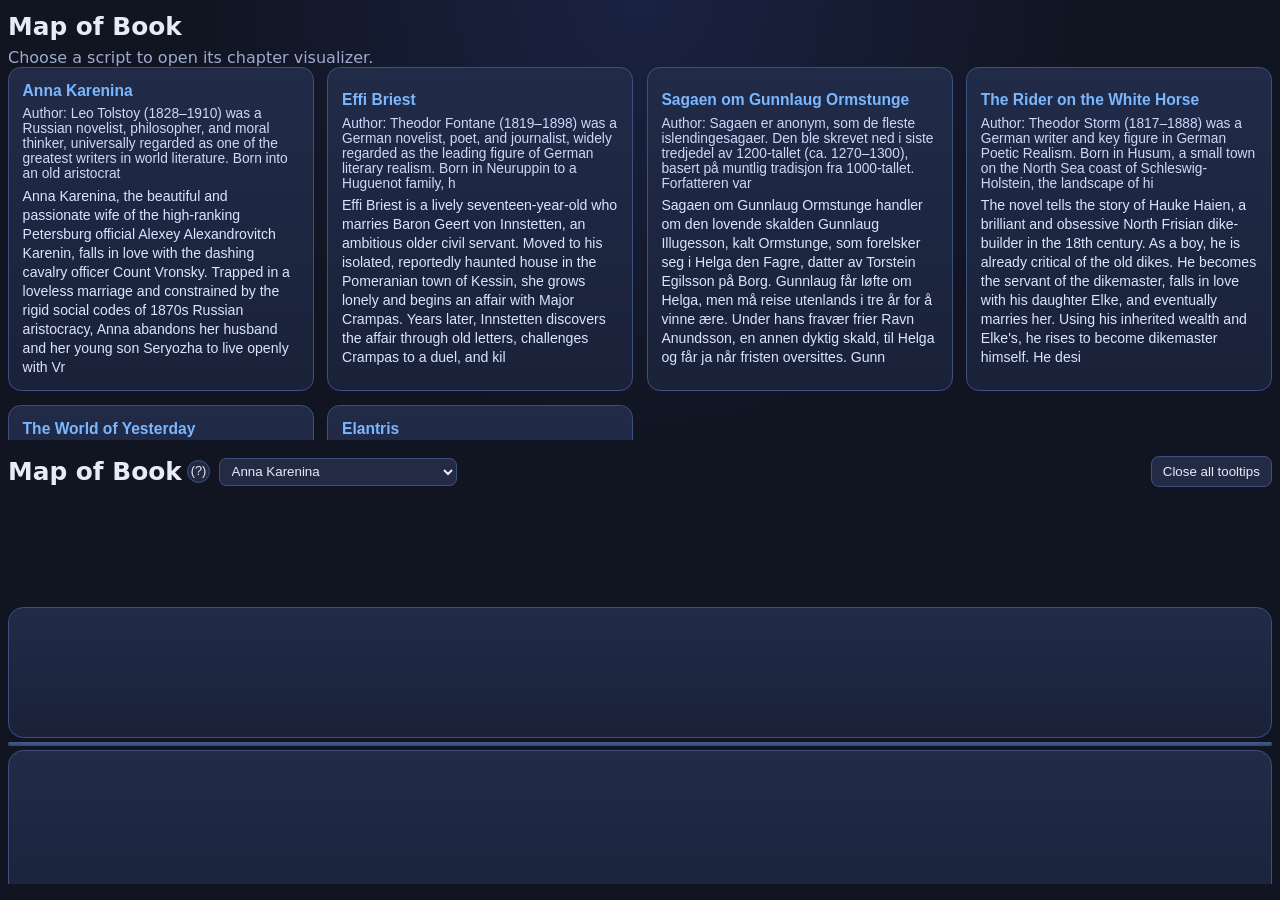
<file: index.html>
<!doctype html>
<html lang="en">
  <head>
    <meta charset="UTF-8" />
    <meta name="viewport" content="width=device-width, initial-scale=1.0" />
    <title>Map of Book · Script Explorer</title>
    <link rel="stylesheet" href="styles.css" />
  </head>
  <body>
    <main id="app-root" class="layout">
      <section id="home-page" class="home-page">
        <header class="top-header">
          <h1>Map of Book</h1>
          <p class="home-intro">Choose a script to open its chapter visualizer.</p>
        </header>
        <div id="script-cards" class="script-cards" aria-label="Available scripts"></div>
      </section>

      <section id="visualizer-page" class="visualizer-page" hidden>
        <header class="top-header">
          <div class="title-row">
            <div class="title-controls">
              <h1><a id="title-home-link" class="title-home-link" href="/">Map of Book</a> <button id="title-help" class="title-help" type="button" aria-label="About this view">(?)</button></h1>
              <select id="book-select" class="book-select" aria-label="Choose a book script"></select>
            </div>
            <button id="close-all-tooltips" type="button">Close all tooltips</button>
          </div>
        </header>

        <section class="split-layout" aria-label="Chapter map and tooltips">
          <div id="main-viewport" class="main-viewport">
            <section id="info-grid" class="info-grid" aria-label="Main infoboxes"></section>
            <section class="viz-card">
              <div class="viz-layout">
                <div id="timeline" class="timeline" aria-live="polite">
                  <div id="phase-rows" class="phase-rows"></div>
                </div>
              </div>
            </section>
          </div>

          <button id="splitter-handle" class="splitter-handle" type="button" aria-label="Resize tooltips panel" aria-orientation="horizontal"></button>

          <div id="tooltip-viewport" class="tooltip-viewport" aria-live="polite">
            <section id="popup-layer" class="popup-layer"></section>
          </div>
        </section>
      </section>
    </main>

    <script src="app.js"></script>
  </body>
</html>
</file>
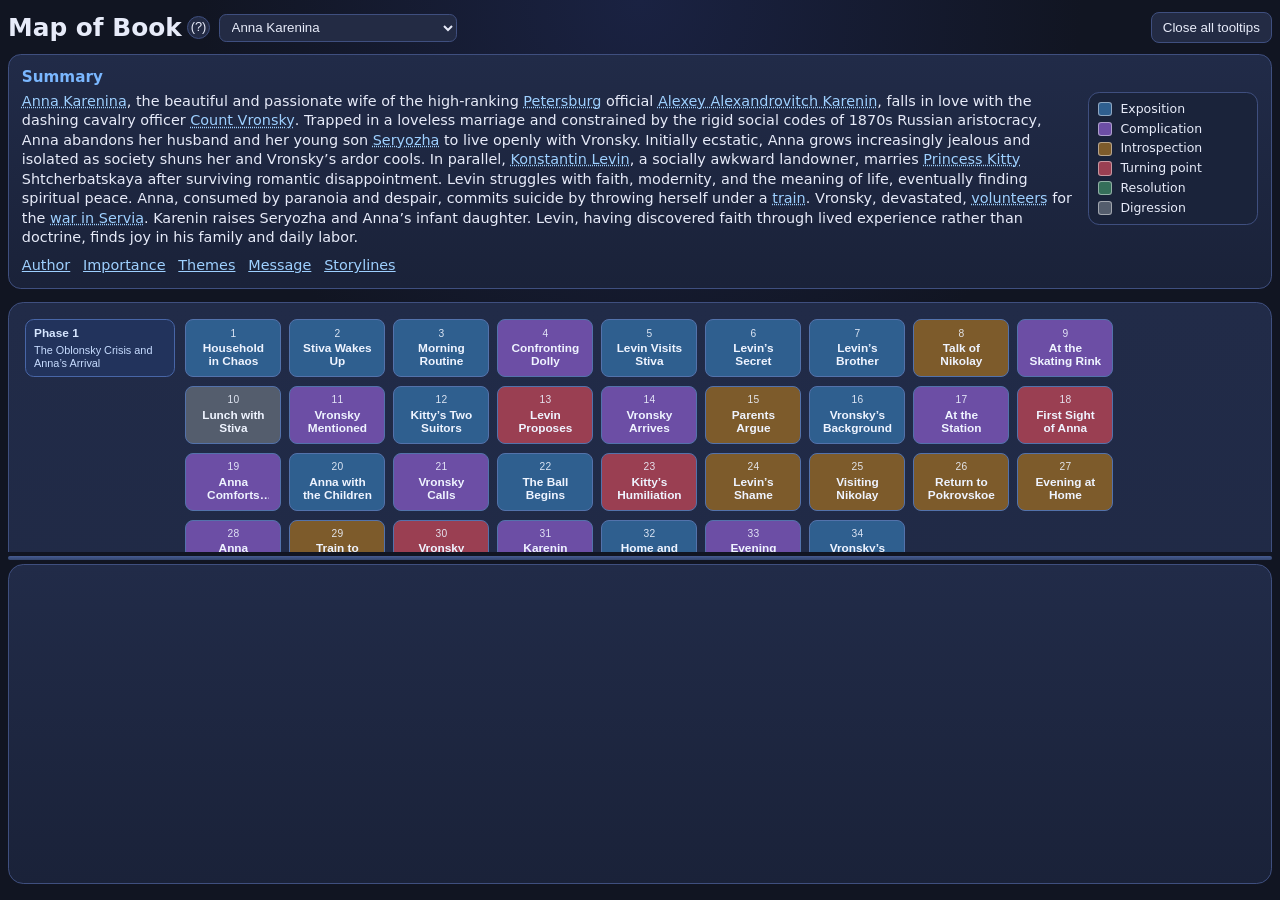
<file: anna_karenina/index.html>
<!doctype html>
<html lang="en">
  <head>
    <meta charset="UTF-8" />
    <meta name="viewport" content="width=device-width, initial-scale=1.0" />
    <title>Map of Book · Anna Karenina</title>
    <link rel="stylesheet" href="../styles.css" />
  </head>
  <body>
    <main id="app-root" class="layout" data-book-key="anna_karenina">
      <section id="home-page" class="home-page">
        <header class="top-header">
          <h1>Map of Book</h1>
          <p class="home-intro">Choose a script to open its chapter visualizer.</p>
        </header>
        <div id="script-cards" class="script-cards" aria-label="Available scripts"></div>
      </section>

      <section id="visualizer-page" class="visualizer-page" hidden>
        <header class="top-header">
          <div class="title-row">
            <div class="title-controls">
              <h1><a id="title-home-link" class="title-home-link" href="/">Map of Book</a> <button id="title-help" class="title-help" type="button" aria-label="About this view">(?)</button></h1>
              <select id="book-select" class="book-select" aria-label="Choose a book script"></select>
            </div>
            <button id="close-all-tooltips" type="button">Close all tooltips</button>
          </div>
        </header>

        <section class="split-layout" aria-label="Chapter map and tooltips">
          <div id="main-viewport" class="main-viewport">
            <section id="info-grid" class="info-grid" aria-label="Main infoboxes"></section>
            <section class="viz-card">
              <div class="viz-layout">
                <div id="timeline" class="timeline" aria-live="polite">
                  <div id="phase-rows" class="phase-rows"></div>
                </div>
              </div>
            </section>
          </div>

          <button id="splitter-handle" class="splitter-handle" type="button" aria-label="Resize tooltips panel" aria-orientation="horizontal"></button>

          <div id="tooltip-viewport" class="tooltip-viewport" aria-live="polite">
            <section id="popup-layer" class="popup-layer"></section>
          </div>
        </section>
      </section>
    </main>

    <script src="../app.js"></script>
  </body>
</html>
</file>
<file: styles.css>
:root {
  color-scheme: dark;
  --bg: #111522;
  --surface: #1b2236;
  --surface-alt: #232b44;
  --text: #e7ebf9;
  --muted: #9eaacf;
  --accent: #7ab7ff;
  --border: #3f4f7f;
}

* {
  box-sizing: border-box;
}

body {
  height: 100vh;
  margin: 0;
  font-family: Inter, system-ui, -apple-system, Segoe UI, Roboto, sans-serif;
  background: radial-gradient(circle at top, #1a2242 0%, var(--bg) 40%);
  color: var(--text);
  overflow: hidden;
}

.layout {
  height: 100%;
  max-width: 1350px;
  margin: 0 auto;
  padding: 0.75rem 0.5rem 1rem;
  display: grid;
  gap: 1rem;
  overflow: hidden;
}

.home-page {
  overflow: auto;
  min-height: 0;
}

.visualizer-page {
  min-height: 0;
  height: 100%;
  display: grid;
  grid-template-rows: auto 1fr;
  gap: 0.65rem;
  overflow: hidden;
}

.split-layout {
  --top-pane-size: 60%;
  min-height: 0;
  height: 100%;
  display: grid;
  grid-template-rows: minmax(240px, var(--top-pane-size)) 12px minmax(180px, 1fr);
  gap: 0;
  overflow: hidden;
}

.main-viewport,
.tooltip-viewport {
  min-height: 0;
  overflow: auto;
}

.main-viewport {
  display: grid;
  gap: 0.8rem;
  padding-right: 0;
}

.tooltip-viewport {
  border: 1px solid var(--border);
  border-radius: 0.95rem;
  background: linear-gradient(180deg, #212b48, #1a2239);
  padding: 0.55rem 0.6rem;
}

.splitter-handle {
  border: 0;
  width: 100%;
  background: linear-gradient(180deg, #465b90, #34466f);
  cursor: row-resize;
  border-radius: 999px;
  margin: 0.25rem 0;
}

.splitter-handle:focus-visible {
  outline: 2px solid #a2c6ff;
  outline-offset: 1px;
}

.home-intro {
  margin: 0.45rem 0 0;
  color: var(--muted);
}

.script-cards {
  display: grid;
  grid-template-columns: repeat(auto-fit, minmax(260px, 1fr));
  gap: 0.85rem;
}

.script-card {
  border: 1px solid var(--border);
  background: linear-gradient(180deg, #212b48, #1a2239);
  color: var(--text);
  border-radius: 0.8rem;
  padding: 0.85rem;
  text-align: left;
  cursor: pointer;
}

.script-card h3 {
  margin: 0 0 0.4rem;
  color: var(--accent);
}

.script-card-author {
  margin: 0 0 0.35rem;
  color: #cdd9fb;
  font-size: 0.86rem;
}

.script-card-summary {
  margin: 0;
  color: #dbe4ff;
  font-size: 0.88rem;
  line-height: 1.35;
}

.top-header h1 {
  margin: 0;
  font-size: 1.55rem;
  display: flex;
  align-items: center;
  gap: 0.35rem;
}

.title-row {
  display: flex;
  align-items: center;
  justify-content: space-between;
  gap: 0.6rem;
}

.title-home-link {
  color: inherit;
  text-decoration: none;
}

.title-home-link:hover,
.title-home-link:focus-visible {
  text-decoration: underline;
}

.title-controls {
  display: flex;
  align-items: center;
  gap: 0.55rem;
  flex-wrap: wrap;
}

.book-select {
  border: 1px solid var(--border);
  background: var(--surface-alt);
  color: var(--text);
  border-radius: 0.45rem;
  padding: 0.28rem 0.5rem;
}

.title-help {
  border: 1px solid var(--border);
  background: var(--surface-alt);
  color: var(--text);
  border-radius: 999px;
  width: 1.4rem;
  height: 1.4rem;
  font-size: 0.8rem;
  line-height: 1;
  padding: 0;
  cursor: pointer;
}

.info-grid {
  display: grid;
  grid-template-columns: minmax(320px, 1fr);
  gap: 0.7rem;
}

.info-card {
  background: linear-gradient(180deg, #212b48, #1a2239);
  border: 1px solid var(--border);
  border-radius: 0.8rem;
  padding: 0.8rem;
  min-height: 120px;
}

.summary-layout {
  display: grid;
  grid-template-columns: minmax(0, 1fr) 170px;
  gap: 0.9rem;
  align-items: start;
}

.info-card h3 {
  margin: 0 0 0.4rem;
  color: var(--accent);
  font-size: 0.95rem;
}

.rich-text p,
.rich-text ul {
  margin: 0 0 0.55rem;
  color: var(--text);
  font-size: 0.9rem;
  line-height: 1.35;
}

.rich-text ul {
  padding-left: 1.1rem;
}

.rich-text p:last-child,
.rich-text ul:last-child {
  margin-bottom: 0;
}

#close-all-tooltips {
  border: 1px solid var(--border);
  background: var(--surface-alt);
  color: var(--text);
  border-radius: 0.5rem;
  padding: 0.45rem 0.7rem;
  cursor: pointer;
}

.viz-card {
  border-radius: 0.95rem;
  background: linear-gradient(180deg, #212b48, #1a2239);
  border: 1px solid var(--border);
  padding: 1rem;
}

.viz-layout { display: block; }

.timeline {
  overflow: visible;
}

.phase-rows {
  display: grid;
  gap: 0.7rem;
}

.phase-row {
  display: grid;
  grid-template-columns: 150px 1fr;
  gap: 0.65rem;
  align-items: start;
}

.phase-row + .phase-row {
  border-top: 3px solid #506797;
  padding-top: 0.6rem;
}

.phase-label {
  border: 1px solid #4866a7;
  background: #22335c;
  color: #d6e6ff;
  border-radius: 0.55rem;
  padding: 0.45rem 0.5rem;
  text-align: left;
  cursor: pointer;
  line-height: 1.15;
}

.phase-label-phase {
  display: block;
  font-weight: 700;
  font-size: 0.74rem;
}

.phase-label-name {
  display: block;
  margin-top: 0.2rem;
  font-size: 0.68rem;
  color: #c7dcff;
}

.chapter-strip {
  min-width: 0;
  display: flex;
  gap: 0.5rem;
  flex-wrap: wrap;
}

.chapter-strips {
  display: grid;
  gap: 0.55rem;
}

.chapter-strip-split {
  min-width: 0;
}

.chapter-node {
  border: 1px solid #5372ab;
  border-radius: 0.5rem;
  width: 96px;
  flex: 0 0 96px;
  min-height: 58px;
  color: #eff4ff;
  cursor: pointer;
  padding: 0.28rem 0.35rem;
  text-align: center;
  display: flex;
  align-items: center;
  justify-content: center;
  flex-direction: column;
  gap: 0.2rem;
}

.chapter-node[data-category='exp'] { background: #2f5f8f; }
.chapter-node[data-category='comp'] { background: #6c4ea5; }
.chapter-node[data-category='int'] { background: #7d5b2b; }
.chapter-node[data-category='turn'] { background: #9a3f52; }
.chapter-node[data-category='res'] { background: #356f5a; }
.chapter-node[data-category='dig'] { background: #545d6d; }

.chapter-title {
  font-weight: 600;
  font-size: 0.74rem;
  line-height: 1.1;
  max-width: 72px;
  white-space: normal;
  overflow: hidden;
  display: -webkit-box;
  -webkit-line-clamp: 2;
  -webkit-box-orient: vertical;
  line-clamp: 2;
  word-break: break-word;
}

.chapter-number {
  font-size: 0.64rem;
  line-height: 1;
  opacity: 0.9;
  letter-spacing: 0.02em;
}

.foreshadowing-markers {
  display: flex;
  flex-wrap: wrap;
  justify-content: center;
  gap: 0.15rem;
}

.foreshadowing-marker {
  border: 1px solid rgba(255, 255, 255, 0.55);
  color: #f5f7ff;
  width: 1rem;
  height: 1rem;
  min-width: 1rem;
  min-height: 1rem;
  border-radius: 0.15rem;
  padding: 0;
  font-size: 0.5rem;
  line-height: 1;
  font-weight: 700;
  display: inline-flex;
  align-items: center;
  justify-content: center;
  cursor: pointer;
}

.chapter-highlight {
  outline: 3px solid #ffe08a;
  outline-offset: 2px;
  box-shadow: 0 0 0 3px rgba(255, 224, 138, 0.2);
}

.popup-highlight {
  outline: 3px solid #ffe08a;
  outline-offset: 2px;
  box-shadow: 0 0 0 3px rgba(255, 224, 138, 0.2);
}

.glossary-link {
  border: 0;
  background: transparent;
  color: #9ed0ff;
  text-decoration: underline;
  text-decoration-style: dotted;
  padding: 0;
  cursor: pointer;
  font: inherit;
}

.popup-layer {
  position: relative;
  min-height: 220px;
  overflow: hidden;
}

.popup {
  position: absolute;
  width: calc(50% - 0.7rem);
  background: #10182bf2;
  border: 1px solid #4f6798;
  border-radius: 0.55rem;
  padding: 0.65rem 0.8rem;
  box-shadow: 0 8px 18px rgba(0, 0, 0, 0.4);
  z-index: 100;
}

.popup h4 {
  margin: 0 0 0.45rem;
  color: #cde2ff;
  padding-right: 1.25rem;
}

.popup-close {
  position: absolute;
  right: 0.35rem;
  top: 0.25rem;
  border: 0;
  background: transparent;
  color: #d9e6ff;
  font-size: 1.2rem;
  cursor: pointer;
}

.error {
  color: #ffadad;
  margin: 0;
}

.summary-links {
  margin-top: 0.7rem;
}

.summary-links a,
.summary-links button {
  border: 0;
  padding: 0;
  background: transparent;
  color: #9ed0ff;
  text-decoration: underline;
  cursor: pointer;
  font: inherit;
  margin-right: 0.8rem;
}

.legend {
  border: 1px solid var(--border);
  border-radius: 0.7rem;
  padding: 0.55rem;
  background: #1a233a;
}

.legend ul {
  list-style: none;
  margin: 0;
  padding: 0;
  display: grid;
  gap: 0.3rem;
  font-size: 0.78rem;
}

.legend li {
  display: flex;
  align-items: center;
  gap: 0.5rem;
  line-height: 1.2;
}

.legend-swatch {
  width: 0.9rem;
  height: 0.9rem;
  border-radius: 0.2rem;
  border: 1px solid rgba(255, 255, 255, 0.45);
  display: inline-block;
}

.legend-exp { background: #2f5f8f; }
.legend-comp { background: #6c4ea5; }
.legend-int { background: #7d5b2b; }
.legend-turn { background: #9a3f52; }
.legend-res { background: #356f5a; }
.legend-dig { background: #545d6d; }

@media (max-width: 1200px) {
  .visualizer-page {
    min-height: 0;
  }

  .split-layout {
    height: auto;
    grid-template-rows: auto 10px minmax(220px, 1fr);
  }

  .info-grid {
    grid-template-columns: 1fr;
  }

  .phase-row {
    grid-template-columns: 1fr;
  }

  .popup {
    width: calc(100% - 1.5rem);
  }

  .viz-layout {
    display: block;
  }

  .summary-layout {
    grid-template-columns: 1fr;
  }
}
</file>
